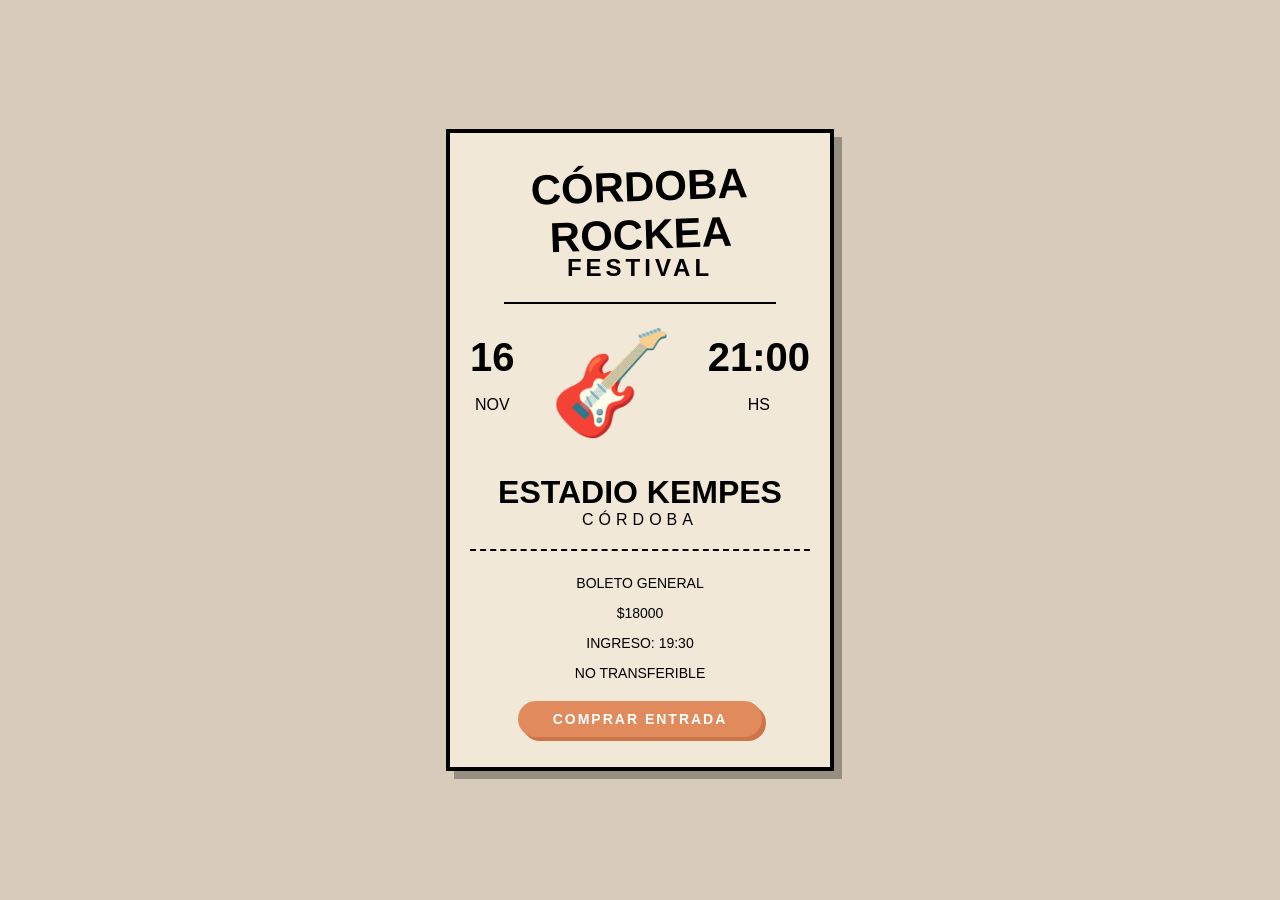
<file: index.html>
<!DOCTYPE html>
<html lang="es">

<head>
    <meta charset="UTF-8">
    <meta name="viewport" content="width=device-width, initial-scale=1.0">
    <title>Poster Rock</title>
    <link rel="stylesheet" href="style.index.css">
</head>

<body>

    <div class="poster">

        <h1>CÓRDOBA ROCKEA</h1>
        <h2>FESTIVAL</h2>

        <div class="linea"></div>

        <div class="contenido">

            <div class="fecha">
                <span>16</span>
                <p>NOV</p>
            </div>

            <div class="guitarra" style="justify-content: center;">
                🎸
            </div>

            <div class="hora">
                <span>21:00</span>
                <p>HS</p>
            </div>

        </div>


        <h3>ESTADIO KEMPES</h3>
        <p class="ciudad">CÓRDOBA</p>

        <div class="datos">
            <p style="text-align: center;">BOLETO GENERAL</p>
            <p style="text-align: center;">$18000</p>
            <p style="text-align: center;">INGRESO: 19:30</p>
            <p style="text-align: center;">NO TRANSFERIBLE</p>
        </div>

        <div class="ticket">
            <a href="login.html">
                <button>COMPRAR ENTRADA</button>
            </a>
        </div>

    </div>

</body>

</html>
</file>
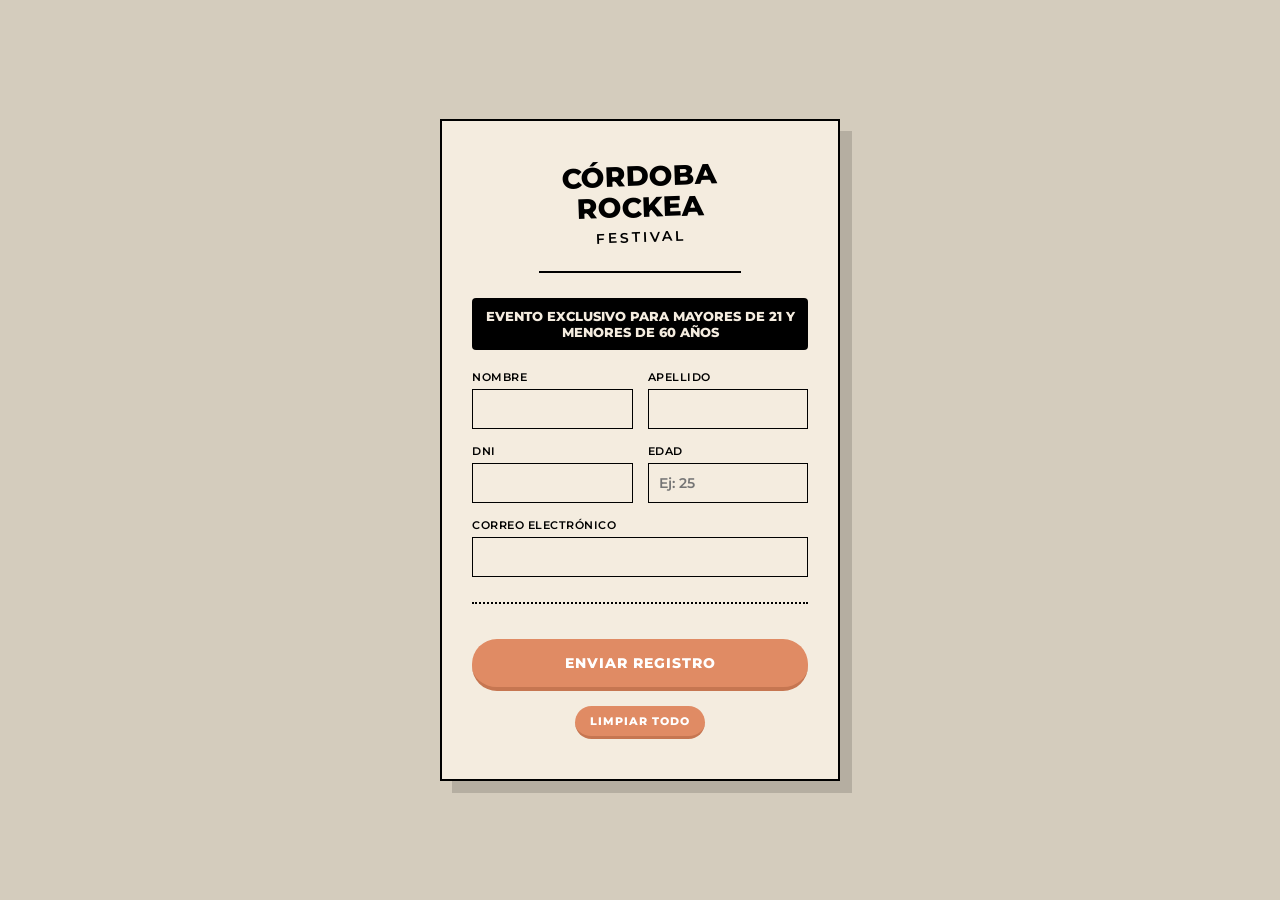
<file: formulario.html>
<!DOCTYPE html>
<html lang="es">

<head>
    <meta charset="UTF-8">
    <meta name="viewport" content="width=device-width, initial-scale=1.0">
    <title>Registro - Córdoba Rockea</title>
    <link href="https://fonts.googleapis.com/css2?family=Montserrat:wght@400;600;800&display=swap" rel="stylesheet">
    <style>
        :root {
            --bg-color: #d4ccbd;
            --card-bg: #f4ecdf;
            --text-color: #000000;
            --btn-color: #e08b64;
            --btn-shadow: #c67651;
        }

        body {
            background-color: var(--bg-color);
            display: flex;
            justify-content: center;
            align-items: center;
            min-height: 100vh;
            margin: 0;
            font-family: 'Montserrat', sans-serif;
            color: var(--text-color);
        }

        .ticket-card {
            background-color: var(--card-bg);
            width: 100%;
            max-width: 400px;
            padding: 40px 30px;
            border: 2px solid var(--text-color);
            box-shadow: 12px 12px 0px rgba(0, 0, 0, 0.15);
            box-sizing: border-box;
            text-align: center;
        }

        .header {
            transform: rotate(-2deg);
            margin-bottom: 10px;
        }

        .header h1 {
            font-size: 28px;
            font-weight: 800;
            line-height: 1.1;
            margin: 0;
            text-transform: uppercase;
        }

        .header h2 {
            font-size: 14px;
            font-weight: 600;
            letter-spacing: 3px;
            margin: 5px 0 0 0;
            text-transform: uppercase;
        }

        .solid-divider {
            border: none;
            border-top: 2px solid var(--text-color);
            margin: 25px 0;
            width: 60%;
            margin-left: auto;
            margin-right: auto;
        }

        .dotted-divider {
            border: none;
            border-top: 2px dotted var(--text-color);
            margin: 25px 0;
        }

        .restriction-notice {
            font-size: 13px;
            font-weight: 800;
            background-color: var(--text-color);
            color: var(--card-bg);
            padding: 10px;
            text-transform: uppercase;
            border-radius: 4px;
            margin-bottom: 20px;
        }

        .form-row {
            display: flex;
            gap: 15px;
            margin-bottom: 15px;
        }

        .form-group {
            flex: 1;
            text-align: left;
            display: flex;
            flex-direction: column;
        }

        .form-group.full-width {
            margin-bottom: 15px;
        }

        label {
            font-size: 11px;
            font-weight: 600;
            margin-bottom: 5px;
            text-transform: uppercase;
            letter-spacing: 0.5px;
        }

        input[type="text"],
        input[type="number"],
        input[type="email"] {
            background: transparent;
            border: 1px solid var(--text-color);
            padding: 10px;
            font-family: inherit;
            font-size: 14px;
            font-weight: 600;
            outline: none;
            width: 100%;
            box-sizing: border-box;
            transition: all 0.2s;
        }

        input[type="text"]:focus,
        input[type="number"]:focus,
        input[type="email"]:focus {
            background-color: rgba(0, 0, 0, 0.05);
        }

        .age-checkbox-group {
            display: flex;
            align-items: center;
            gap: 8px;
            background: transparent;
            border: 1px solid var(--text-color);
            padding: 10px;
        }

        .age-checkbox-group input[type="checkbox"] {
            margin: 0;
            cursor: pointer;
        }

        .age-checkbox-group label {
            margin: 0;
            font-size: 10px;
            cursor: pointer;
        }

        button.submit-btn {
            background-color: var(--btn-color);
            color: white;
            border: none;
            border-bottom: 4px solid var(--btn-shadow);
            padding: 15px 20px;
            width: 100%;
            border-radius: 25px;
            font-family: inherit;
            font-size: 14px;
            font-weight: 800;
            letter-spacing: 1px;
            cursor: pointer;
            text-transform: uppercase;
            margin-top: 10px;
            transition: transform 0.1s, border-width 0.1s;
        }

        button.submit-btn:active {
            transform: translateY(4px);
            border-bottom-width: 0px;
            margin-bottom: 4px;
        }

        input[type=number]::-webkit-inner-spin-button,
        input[type=number]::-webkit-outer-spin-button {
            -webkit-appearance: none;
            margin: 0;
        }

        button.reset-btn {
            background-color: var(--btn-color);
            color: white;
            border: none;
            border-bottom: 3px solid var(--btn-shadow);
            padding: 8px 15px;
            width: auto;
            display: block;
            margin: 15px auto 0;
            border-radius: 20px;
            font-family: inherit;
            font-size: 11px;
            font-weight: 800;
            letter-spacing: 1px;
            cursor: pointer;
            text-transform: uppercase;
            transition: transform 0.1s, border-width 0.1s;
        }

        button.reset-btn:active {
            transform: translateY(3px);
            border-bottom-width: 0px;
            margin-bottom: 3px;
        }
    </style>
</head>

<body>

    <div class="ticket-card">
        <div class="header">
            <h1>CÓRDOBA<br>ROCKEA</h1>
            <h2>FESTIVAL</h2>
        </div>

        <hr class="solid-divider">

        <div class="restriction-notice">
            Evento exclusivo para mayores de 21 y menores de 60 años
        </div>

        <form id="registroForm">
            <div class="form-row">
                <div class="form-group">
                    <label>Nombre</label>
                    <input type="text" required>
                </div>
                <div class="form-group">
                    <label>Apellido</label>
                    <input type="text" required>
                </div>
            </div>

            <div class="form-row">
                <div class="form-group">
                    <label>DNI</label>
                    <input type="text" inputmode="numeric" pattern="[0-9]*" minlength="7" maxlength="8" required>
                </div>
                <div class="form-group">
                    <label>Edad</label>
                    <input type="number" min="21" max="59" placeholder="Ej: 25" required>
                </div>
            </div>

            <div class="form-group full-width">
                <label>Correo Electrónico</label>
                <input type="email" required>
            </div>

            <hr class="dotted-divider">

            <button type="submit" class="submit-btn">ENVIAR REGISTRO</button>
            <button type="reset" class="reset-btn">Limpiar Todo</button>
        </form>
    </div>

</body>

</html>
</file>
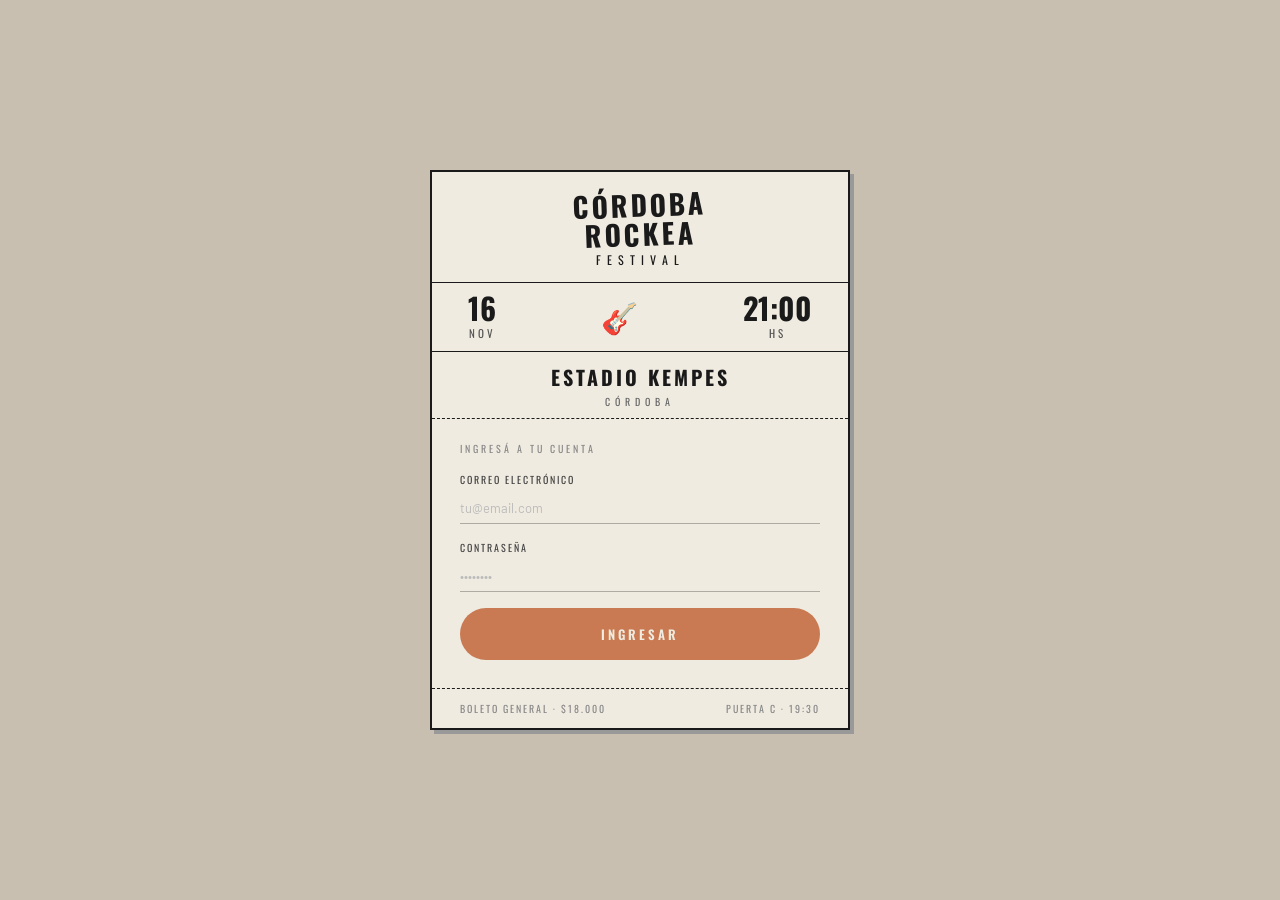
<file: login.html>
<!DOCTYPE html>
<html lang="es">

<head>
  <meta charset="UTF-8">
  <meta name="viewport" content="width=device-width, initial-scale=1.0">
  <title>Córdoba Rockea — Ingresá</title>
  <link
    href="https://fonts.googleapis.com/css2?family=Oswald:wght@400;600;700&family=Barlow:wght@400;500;600&display=swap"
    rel="stylesheet">
  <style>
    * {
      margin: 0;
      padding: 0;
      box-sizing: border-box;
    }

    body {
      min-height: 100vh;
      background: #c8bfb0;
      display: flex;
      align-items: center;
      justify-content: center;
      padding: 30px 16px;
      font-family: 'Barlow', sans-serif;
    }

    .ticket {
      width: 420px;
      background: #f0ebe0;
      border: 2.5px solid #1a1a1a;
      box-shadow: 4px 4px 0 #999;
      position: relative;
    }

    .ticket-header {
      padding: 18px 32px 14px;
      text-align: center;
      border-bottom: 1.5px solid #1a1a1a;
    }

    .ticket-header h1 {
      font-family: 'Oswald', sans-serif;
      font-size: 28px;
      font-weight: 700;
      color: #1a1a1a;
      letter-spacing: 3px;
      text-transform: uppercase;
      line-height: 1.05;
      transform: rotate(-2deg);
    }

    .ticket-header .festival {
      font-family: 'Oswald', sans-serif;
      font-size: 12px;
      font-weight: 400;
      letter-spacing: 6px;
      color: #1a1a1a;
      text-transform: uppercase;
      margin-top: 3px;
      display: block;
    }

    .ticket-meta {
      display: flex;
      align-items: center;
      justify-content: space-between;
      padding: 10px 36px;
      border-bottom: 1.5px solid #1a1a1a;
    }

    .meta-date,
    .meta-time {
      text-align: center;
    }

    .meta-num {
      font-family: 'Oswald', sans-serif;
      font-size: 30px;
      font-weight: 700;
      color: #1a1a1a;
      line-height: 1;
      display: block;
    }

    .meta-label {
      font-family: 'Oswald', sans-serif;
      font-size: 11px;
      letter-spacing: 3px;
      color: #555;
      display: block;
      margin-top: 2px;
    }

    .guitar-icon {
      font-size: 30px;
      line-height: 1;
    }

    .ticket-venue {
      text-align: center;
      padding: 10px 32px 9px;
      border-bottom: 1.5px dashed #1a1a1a;
    }

    .ticket-venue h2 {
      font-family: 'Oswald', sans-serif;
      font-size: 20px;
      font-weight: 700;
      letter-spacing: 3px;
      text-transform: uppercase;
      color: #1a1a1a;
    }

    .ticket-venue span {
      font-family: 'Oswald', sans-serif;
      font-size: 10px;
      letter-spacing: 5px;
      color: #666;
      text-transform: uppercase;
      display: block;
      margin-top: 2px;
    }

    .ticket-form {
      padding: 22px 28px 28px;
    }

    .section-label {
      font-family: 'Oswald', sans-serif;
      font-size: 10px;
      letter-spacing: 3px;
      text-transform: uppercase;
      color: #888;
      margin-bottom: 16px;
      display: block;
    }

    .field {
      display: flex;
      flex-direction: column;
      gap: 4px;
      margin-bottom: 16px;
    }

    .field label {
      font-family: 'Oswald', sans-serif;
      font-size: 10px;
      letter-spacing: 2px;
      text-transform: uppercase;
      color: #444;
    }

    .field input {
      background: transparent;
      border: none;
      border-bottom: 1.5px solid rgba(26, 26, 26, 0.3);
      padding: 7px 0;
      font-family: 'Barlow', sans-serif;
      font-size: 15px;
      color: #1a1a1a;
      outline: none;
      transition: border-color 0.2s;
      width: 100%;
    }

    .field input::placeholder {
      color: #bbb;
      font-size: 13px;
    }

    .field input:focus {
      border-bottom-color: #1a1a1a;
    }

    .forgot {
      text-align: right;
      margin-top: -8px;
      margin-bottom: 6px;
    }

    .forgot a {
      font-family: 'Barlow', sans-serif;
      font-size: 12px;
      color: #666;
      text-decoration: none;
    }

    .dashed-sep {
      border: none;
      border-top: 1.5px dashed rgba(26, 26, 26, 0.25);
      margin: 6px 0 18px;
    }

    .btn-submit {
      width: 100%;
      background: #c97a52;
      border: none;
      color: #f0ebe0;
      padding: 16px;
      font-family: 'Oswald', sans-serif;
      font-size: 13px;
      font-weight: 600;
      letter-spacing: 3px;
      text-transform: uppercase;
      cursor: pointer;
      border-radius: 30px;
      transition: background 0.15s, transform 0.1s;
    }

    .btn-submit:hover {
      background: #b56840;
    }

    .btn-submit:active {
      transform: scale(0.98);
    }

    .ticket-footer {
      border-top: 1.5px dashed #1a1a1a;
      padding: 12px 28px;
      display: flex;
      justify-content: space-between;
      align-items: center;
    }

    .ticket-footer span {
      font-family: 'Oswald', sans-serif;
      font-size: 10px;
      letter-spacing: 2px;
      text-transform: uppercase;
      color: #888;
    }
  </style>
</head>

<body>

  <div class="ticket">
    <div class="perf-left"></div>
    <div class="perf-right"></div>

    <div class="ticket-header">
      <h1>Córdoba<br>Rockea</h1>
      <span class="festival">Festival</span>
    </div>

    <div class="ticket-meta">
      <div class="meta-date">
        <span class="meta-num">16</span>
        <span class="meta-label">NOV</span>
      </div>
      <div class="guitar-icon">🎸</div>
      <div class="meta-time">
        <span class="meta-num">21:00</span>
        <span class="meta-label">HS</span>
      </div>
    </div>

    <div class="ticket-venue">
      <h2>Estadio Kempes</h2>
      <span>Córdoba</span>
    </div>

    <div class="ticket-form">
      <span class="section-label">Ingresá a tu cuenta</span>

      <div class="field">
        <label for="email">Correo electrónico</label>
        <input type="email" id="email" placeholder="tu@email.com" autocomplete="email" />
      </div>

      <div class="field">
        <label for="password">Contraseña</label>
        <input type="password" id="password" placeholder="••••••••" autocomplete="current-password" />
      </div>

      <a href="formulario.html">
        <button class="btn-submit">
          Ingresar
        </button>
      </a>

    </div>

    <div class="ticket-footer">
      <span>Boleto General · $18.000</span>
      <span>Puerta C · 19:30</span>
    </div>
  </div>

</body>

</html>
</file>
<file: style.index.css>
body {
    margin: 0;
    height: 100vh;
    display: flex;
    justify-content: center;
    align-items: center;
    background: #d6ccb9;
    font-family: Arial, Helvetica, sans-serif;
}

.poster {
    width: 340px;
    background: #f1e8d8;
    border: 4px solid black;
    padding: 20px;
    box-shadow: 8px 8px 0px rgba(0, 0, 0, 0.3);
}


.mini-texto {
    text-align: center;
    font-size: 10px;
    letter-spacing: 2px;
}

h1 {
    text-align: center;
    font-size: 42px;
    margin: 10px 0 0;
    transform: rotate(-2deg);
}

h2 {
    text-align: center;
    margin-top: -5px;
    letter-spacing: 4px;
}

.linea {
    width: 80%;
    height: 2px;
    background: black;
    margin: auto;
}

.contenido {
    display: flex;
    justify-content: space-between;
    align-items: center;
    margin-top: 20px;
}

.fecha,
.hora {
    text-align: center;
}

.fecha span,
.hora span {
    font-size: 40px;
    font-weight: bold;
}

.guitarra {
    font-size: 100px;

}

h3 {
    text-align: center;
    margin-bottom: 0;
    font-size: 32px;
}

.ciudad {
    text-align: center;
    letter-spacing: 5px;
    margin-top: 0;
}

.datos {
    margin-top: 20px;
    border-top: 2px dashed black;
    padding-top: 10px;
    font-size: 14px;
}

.ticket {
    margin-top: 20px;
    display: flex;
    justify-content: center;
}

.ticket button {
    margin-bottom: 10px;
    background-color: #e18b5c;
    color: #ffffff;
    border: none;
    padding: 10px 35px;
    border-radius: 50px;
    font-size: 14px;
    font-weight: bold;
    cursor: pointer;
    box-shadow: 4px 4px 0 #cd7549;
    text-transform: uppercase;
    letter-spacing: 2px;
}
</file>
